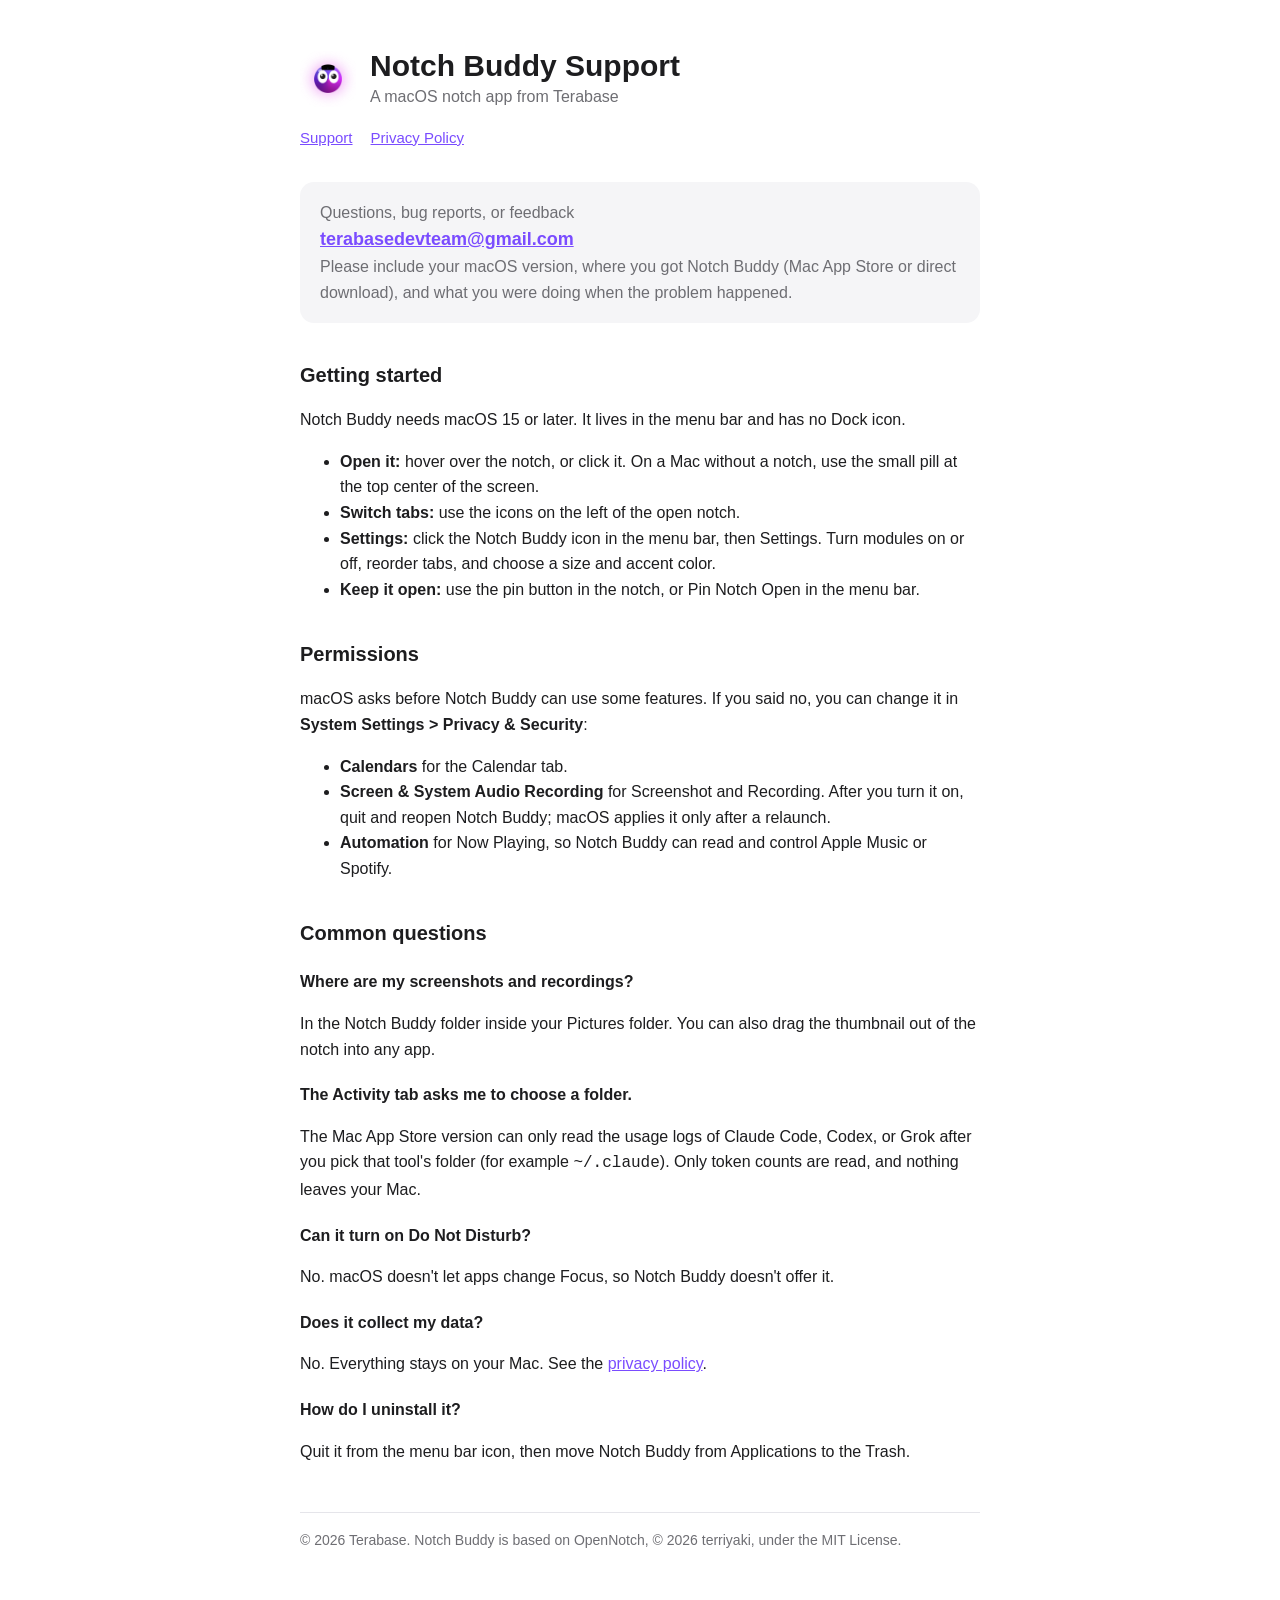
<file: index.html>
<!doctype html>
<html lang="en">
<head>
<meta charset="utf-8">
<meta name="viewport" content="width=device-width, initial-scale=1">
<title>Notch Buddy Support</title>
<meta name="description" content="Help and contact for Notch Buddy, the macOS notch app from Terabase.">
<link rel="stylesheet" href="style.css">
<link rel="icon" href="icon.png">
</head>
<body>
<main>
  <header>
    <div class="app">
      <img src="icon.png" alt="">
      <div>
        <h1>Notch Buddy Support</h1>
        <div class="muted">A macOS notch app from Terabase</div>
      </div>
    </div>
    <nav><a href="index.html">Support</a><a href="privacy.html">Privacy Policy</a></nav>
  </header>

  <div class="contact">
    <div class="muted">Questions, bug reports, or feedback</div>
    <a href="mailto:terabasedevteam@gmail.com?subject=Notch%20Buddy%20support">terabasedevteam@gmail.com</a>
    <div class="muted">Please include your macOS version, where you got Notch Buddy (Mac App Store or direct download), and what you were doing when the problem happened.</div>
  </div>

  <h2>Getting started</h2>
  <p>Notch Buddy needs macOS 15 or later. It lives in the menu bar and has no Dock icon.</p>
  <ul>
    <li><strong>Open it:</strong> hover over the notch, or click it. On a Mac without a notch, use the small pill at the top center of the screen.</li>
    <li><strong>Switch tabs:</strong> use the icons on the left of the open notch.</li>
    <li><strong>Settings:</strong> click the Notch Buddy icon in the menu bar, then Settings. Turn modules on or off, reorder tabs, and choose a size and accent color.</li>
    <li><strong>Keep it open:</strong> use the pin button in the notch, or Pin Notch Open in the menu bar.</li>
  </ul>

  <h2>Permissions</h2>
  <p>macOS asks before Notch Buddy can use some features. If you said no, you can change it in <strong>System Settings &gt; Privacy &amp; Security</strong>:</p>
  <ul>
    <li><strong>Calendars</strong> for the Calendar tab.</li>
    <li><strong>Screen &amp; System Audio Recording</strong> for Screenshot and Recording. After you turn it on, quit and reopen Notch Buddy; macOS applies it only after a relaunch.</li>
    <li><strong>Automation</strong> for Now Playing, so Notch Buddy can read and control Apple Music or Spotify.</li>
  </ul>

  <h2>Common questions</h2>
  <h3>Where are my screenshots and recordings?</h3>
  <p>In the Notch Buddy folder inside your Pictures folder. You can also drag the thumbnail out of the notch into any app.</p>
  <h3>The Activity tab asks me to choose a folder.</h3>
  <p>The Mac App Store version can only read the usage logs of Claude Code, Codex, or Grok after you pick that tool's folder (for example <code>~/.claude</code>). Only token counts are read, and nothing leaves your Mac.</p>
  <h3>Can it turn on Do Not Disturb?</h3>
  <p>No. macOS doesn't let apps change Focus, so Notch Buddy doesn't offer it.</p>
  <h3>Does it collect my data?</h3>
  <p>No. Everything stays on your Mac. See the <a href="privacy.html">privacy policy</a>.</p>
  <h3>How do I uninstall it?</h3>
  <p>Quit it from the menu bar icon, then move Notch Buddy from Applications to the Trash.</p>

  <footer>© 2026 Terabase. Notch Buddy is based on OpenNotch, © 2026 terriyaki, under the MIT License.</footer>
</main>
</body>
</html>
</file>
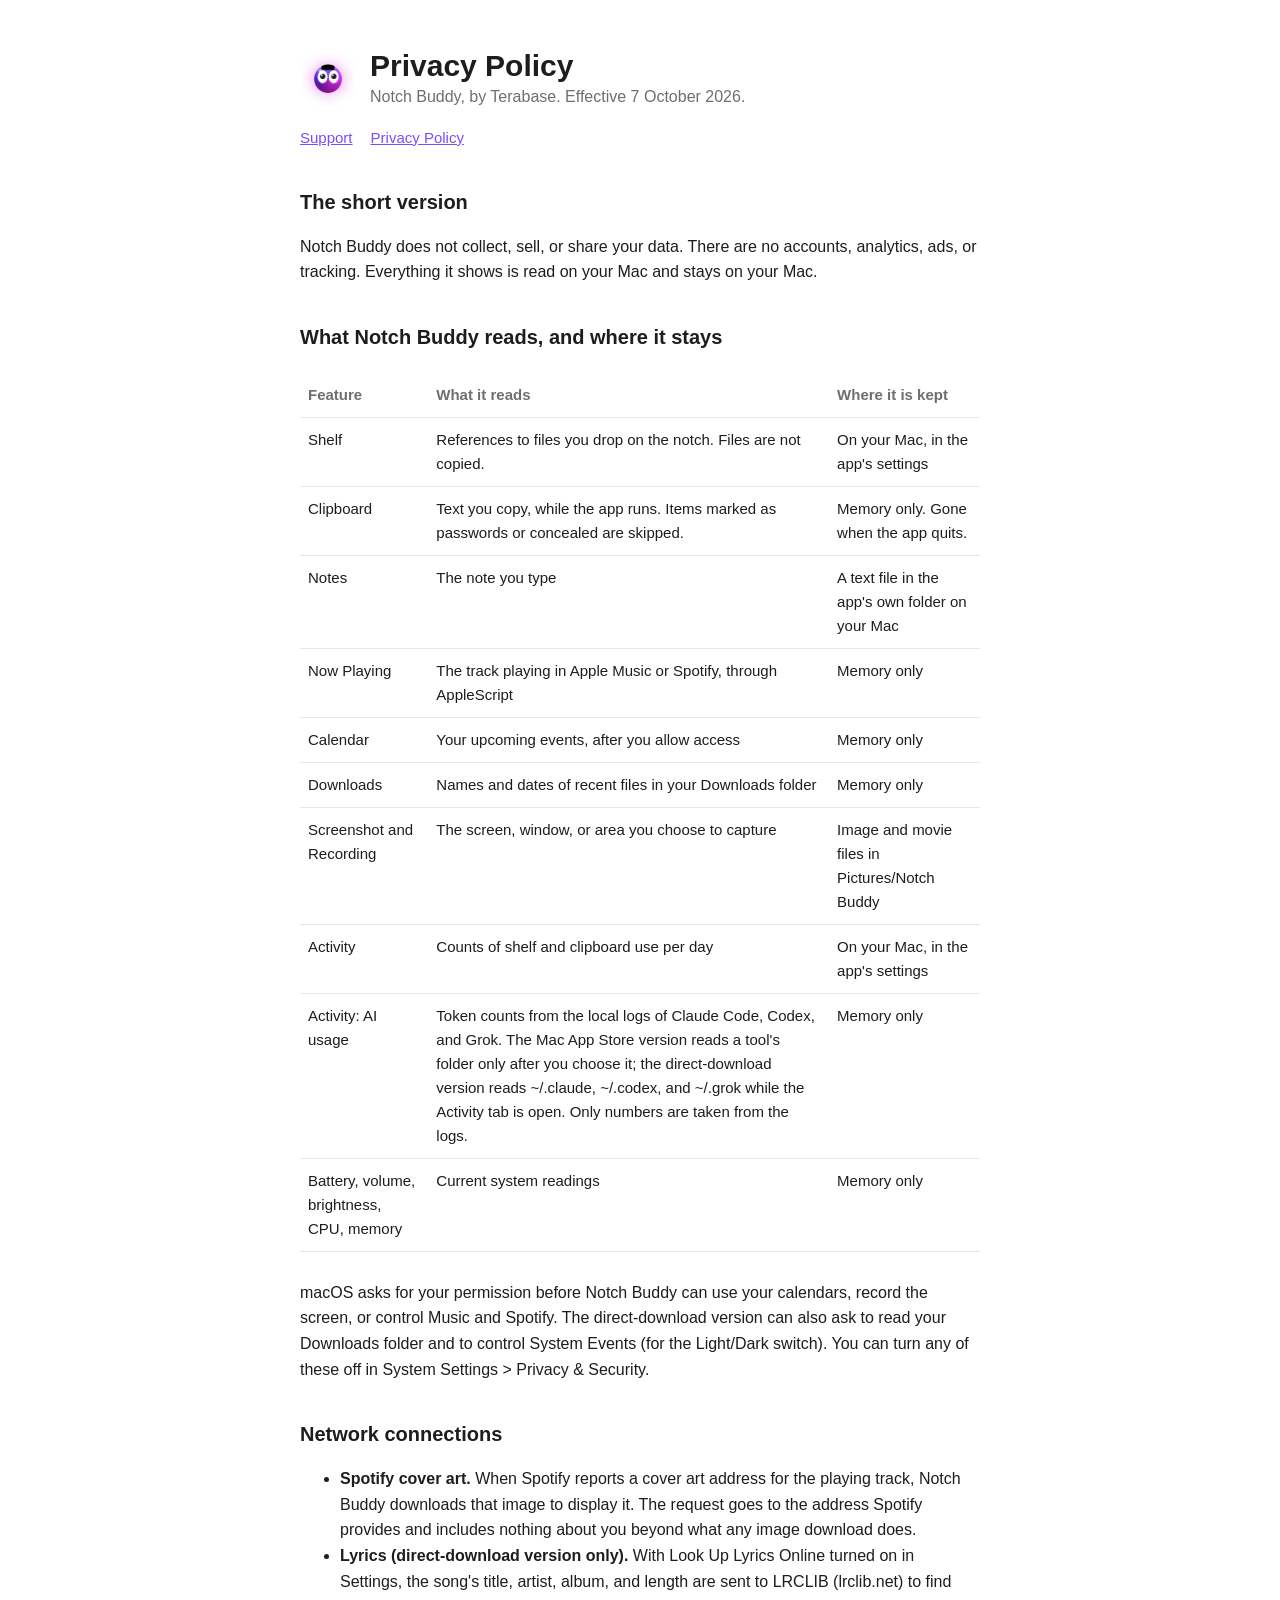
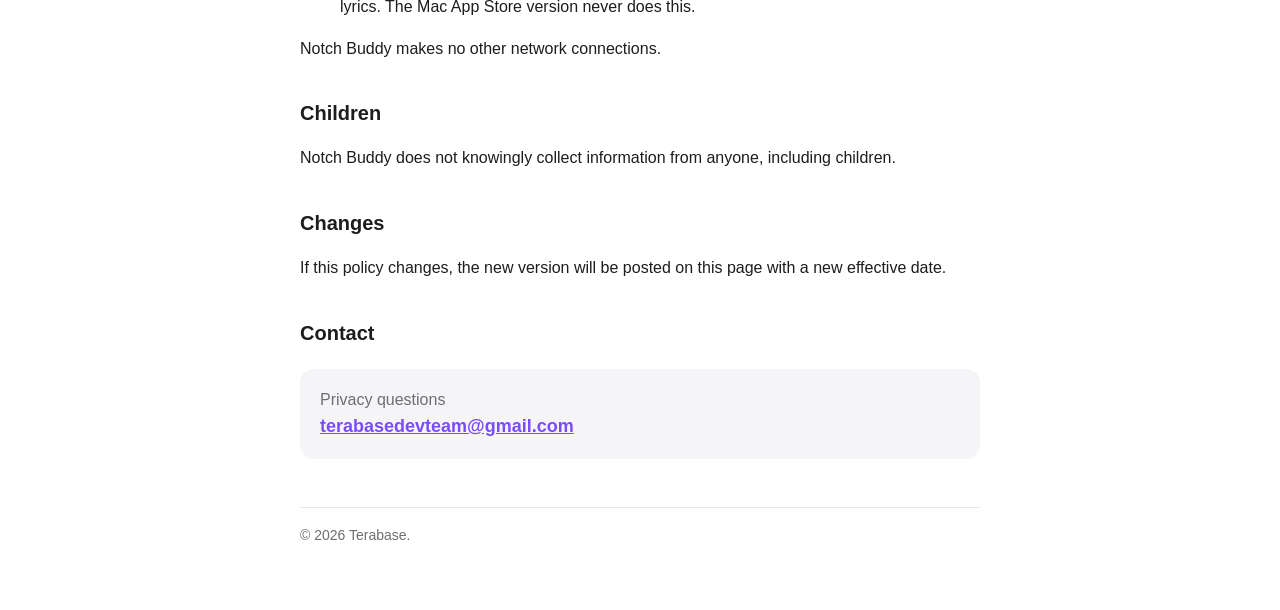
<file: privacy.html>
<!doctype html>
<html lang="en">
<head>
<meta charset="utf-8">
<meta name="viewport" content="width=device-width, initial-scale=1">
<title>Notch Buddy Privacy Policy</title>
<meta name="description" content="How Notch Buddy handles your data: nothing is collected, sold, or shared.">
<link rel="stylesheet" href="style.css">
<link rel="icon" href="icon.png">
</head>
<body>
<main>
  <header>
    <div class="app">
      <img src="icon.png" alt="">
      <div>
        <h1>Privacy Policy</h1>
        <div class="muted">Notch Buddy, by Terabase. Effective 7 October 2026.</div>
      </div>
    </div>
    <nav><a href="index.html">Support</a><a href="privacy.html">Privacy Policy</a></nav>
  </header>

  <h2>The short version</h2>
  <p>Notch Buddy does not collect, sell, or share your data. There are no accounts, analytics, ads, or tracking. Everything it shows is read on your Mac and stays on your Mac.</p>

  <h2>What Notch Buddy reads, and where it stays</h2>
  <div class="table-wrap">
  <table>
    <tr><th>Feature</th><th>What it reads</th><th>Where it is kept</th></tr>
    <tr><td>Shelf</td><td>References to files you drop on the notch. Files are not copied.</td><td>On your Mac, in the app's settings</td></tr>
    <tr><td>Clipboard</td><td>Text you copy, while the app runs. Items marked as passwords or concealed are skipped.</td><td>Memory only. Gone when the app quits.</td></tr>
    <tr><td>Notes</td><td>The note you type</td><td>A text file in the app's own folder on your Mac</td></tr>
    <tr><td>Now Playing</td><td>The track playing in Apple Music or Spotify, through AppleScript</td><td>Memory only</td></tr>
    <tr><td>Calendar</td><td>Your upcoming events, after you allow access</td><td>Memory only</td></tr>
    <tr><td>Downloads</td><td>Names and dates of recent files in your Downloads folder</td><td>Memory only</td></tr>
    <tr><td>Screenshot and Recording</td><td>The screen, window, or area you choose to capture</td><td>Image and movie files in Pictures/Notch Buddy</td></tr>
    <tr><td>Activity</td><td>Counts of shelf and clipboard use per day</td><td>On your Mac, in the app's settings</td></tr>
    <tr><td>Activity: AI usage</td><td>Token counts from the local logs of Claude Code, Codex, and Grok. The Mac App Store version reads a tool's folder only after you choose it; the direct-download version reads ~/.claude, ~/.codex, and ~/.grok while the Activity tab is open. Only numbers are taken from the logs.</td><td>Memory only</td></tr>
    <tr><td>Battery, volume, brightness, CPU, memory</td><td>Current system readings</td><td>Memory only</td></tr>
  </table>
  </div>
  <p>macOS asks for your permission before Notch Buddy can use your calendars, record the screen, or control Music and Spotify. The direct-download version can also ask to read your Downloads folder and to control System Events (for the Light/Dark switch). You can turn any of these off in System Settings &gt; Privacy &amp; Security.</p>

  <h2>Network connections</h2>
  <ul>
    <li><strong>Spotify cover art.</strong> When Spotify reports a cover art address for the playing track, Notch Buddy downloads that image to display it. The request goes to the address Spotify provides and includes nothing about you beyond what any image download does.</li>
    <li><strong>Lyrics (direct-download version only).</strong> With Look Up Lyrics Online turned on in Settings, the song's title, artist, album, and length are sent to LRCLIB (lrclib.net) to find lyrics. The Mac App Store version never does this.</li>
  </ul>
  <p>Notch Buddy makes no other network connections.</p>

  <h2>Children</h2>
  <p>Notch Buddy does not knowingly collect information from anyone, including children.</p>

  <h2>Changes</h2>
  <p>If this policy changes, the new version will be posted on this page with a new effective date.</p>

  <h2>Contact</h2>
  <div class="contact">
    <div class="muted">Privacy questions</div>
    <a href="mailto:terabasedevteam@gmail.com?subject=Notch%20Buddy%20privacy">terabasedevteam@gmail.com</a>
  </div>

  <footer>© 2026 Terabase.</footer>
</main>
</body>
</html>
</file>
<file: style.css>
:root {
  --bg: #ffffff;
  --text: #1d1d1f;
  --muted: #6e6e73;
  --line: #e5e5ea;
  --card: #f5f5f7;
  --accent: #7a4cff;
  color-scheme: light dark;
}
@media (prefers-color-scheme: dark) {
  :root {
    --bg: #111113;
    --text: #f5f5f7;
    --muted: #a1a1a6;
    --line: #2c2c2e;
    --card: #1c1c1e;
    --accent: #a98bff;
  }
}
* { box-sizing: border-box; }
body {
  margin: 0;
  background: var(--bg);
  color: var(--text);
  font: 16px/1.6 -apple-system, BlinkMacSystemFont, "SF Pro Text", "Helvetica Neue", Arial, sans-serif;
}
main { max-width: 720px; margin: 0 auto; padding: 48px 20px 64px; }
header { margin-bottom: 32px; }
header .app { display: flex; align-items: center; gap: 14px; }
header img { width: 56px; height: 56px; border-radius: 12px; }
h1 { font-size: 30px; line-height: 1.2; margin: 0; }
h2 { font-size: 20px; margin: 36px 0 8px; }
h3 { font-size: 16px; margin: 20px 0 4px; }
p, li { color: var(--text); }
.muted { color: var(--muted); }
a { color: var(--accent); }
nav { display: flex; gap: 18px; margin-top: 16px; font-size: 15px; }
.contact {
  background: var(--card);
  border-radius: 14px;
  padding: 18px 20px;
  margin: 20px 0;
}
.contact a { font-weight: 600; font-size: 18px; word-break: break-all; }
table { width: 100%; border-collapse: collapse; margin: 12px 0; font-size: 15px; }
th, td { text-align: left; vertical-align: top; padding: 10px 8px; border-bottom: 1px solid var(--line); }
th { color: var(--muted); font-weight: 600; }
.table-wrap { overflow-x: auto; }
footer { margin-top: 48px; padding-top: 16px; border-top: 1px solid var(--line); font-size: 14px; color: var(--muted); }
</file>
